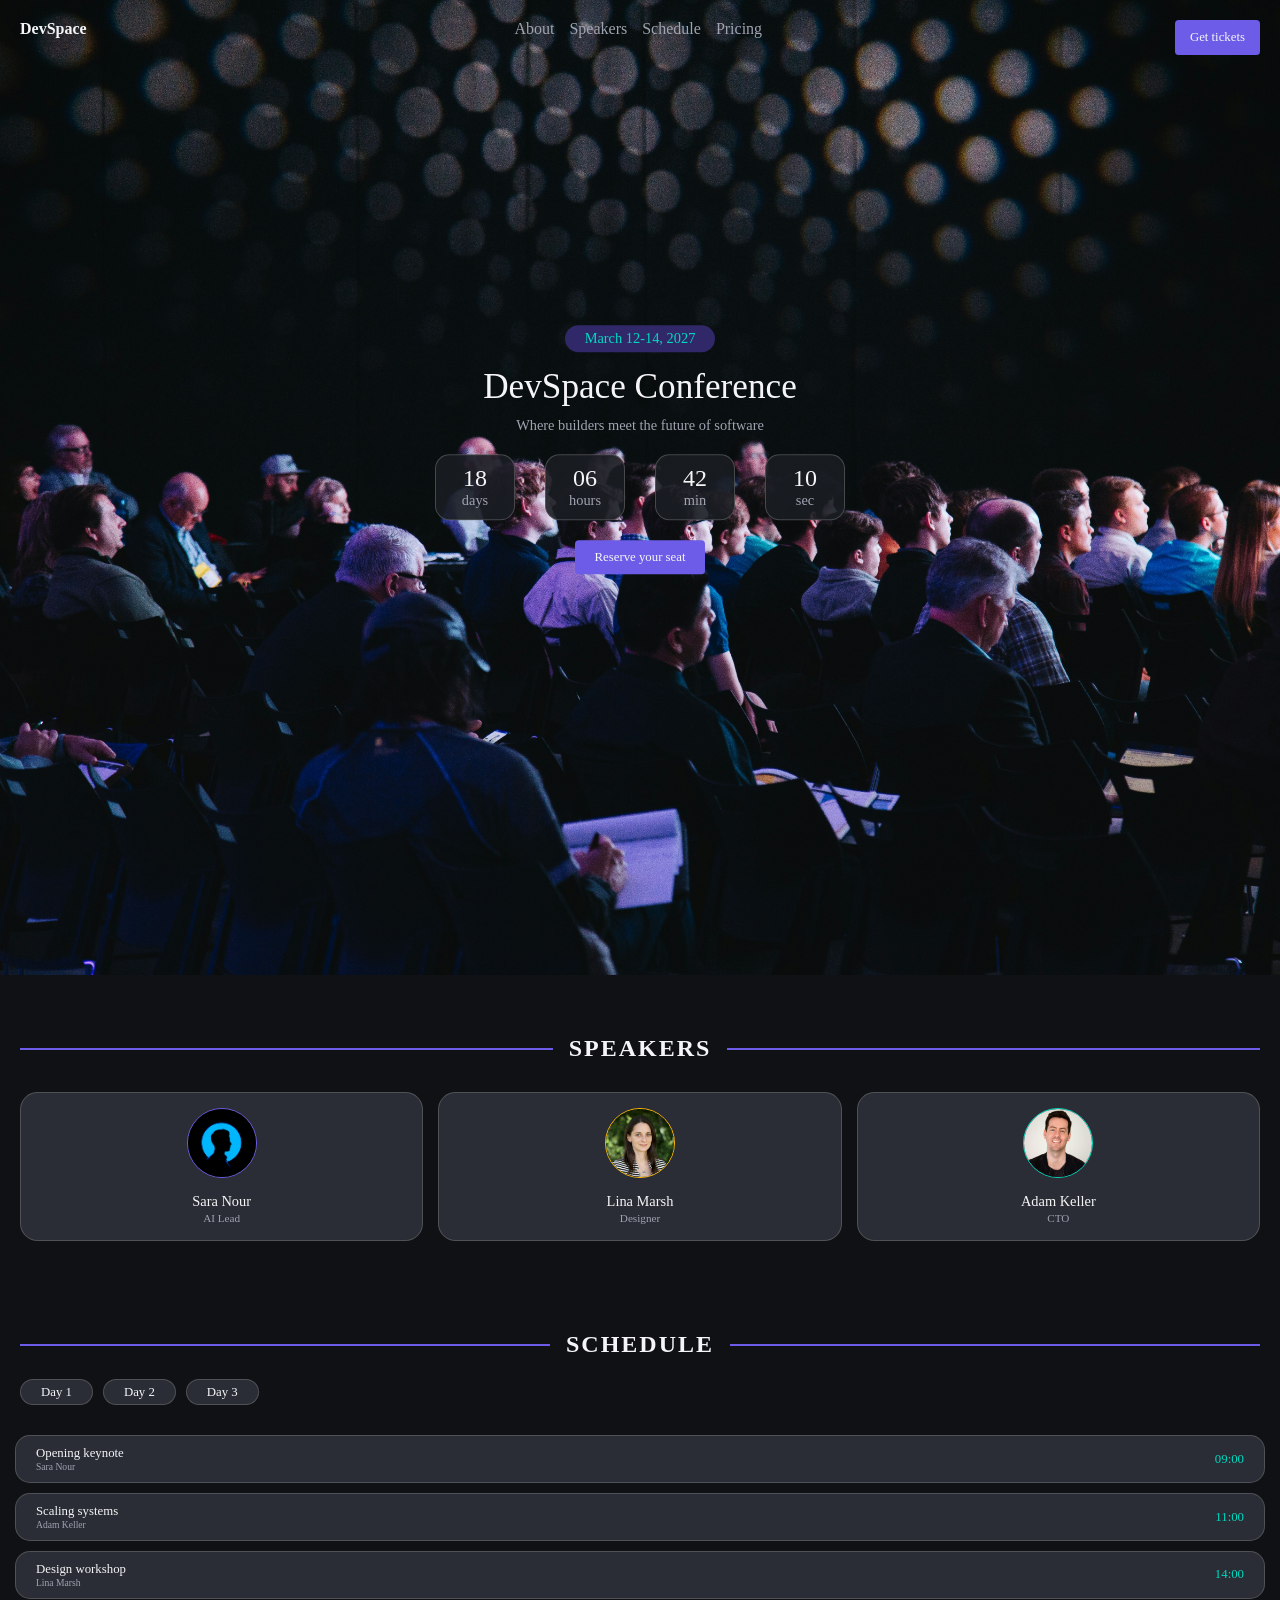
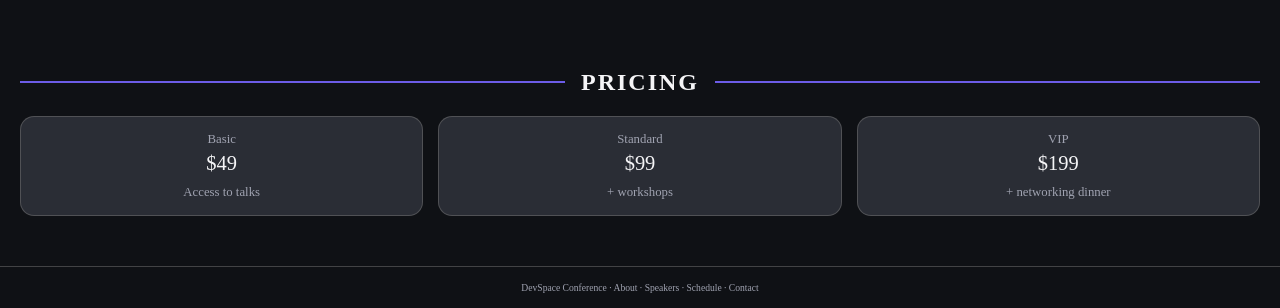
<file: index.html>
<!DOCTYPE html>
<html lang="en">
<head>
    <meta charset="UTF-8">
    <meta name="viewport" content="width=device-width, initial-scale=1.0">
    <!-- normalize-link-->
   <link rel="stylesheet" href="css/normalize.css">
    <!-- font-awesome link -->
    <link rel="stylesheet" href="https://cdnjs.cloudflare.com/ajax/libs/font-awesome/6.5.1/css/all.min.css">
    <!-- css-link -->
    <link rel="stylesheet" href="css/master.css">
    <title>conference_landing</title>
</head>
<body>

    <!-- start-header -->
     <div class="hero">
    <header>
        <div class="container">
            <div class="logo">DevSpace</div>
            <nav>
                <i class=" fa-solid fa-bars"></i>
                <ul>
                    <li><a href="#About">About</a></li>
                    <li><a href="#Speakers">Speakers</a></li>
                    <li><a href="#Schedule">Schedule</a></li>
                    <li><a href="#Pricing">Pricing</a></li>
                </ul>
            </nav>
            <a href="contact.html" target="_blank" class="btn">Get tickets</a>
        </div>
  </header>
  <!-- end-header -->
  <!-- start main -->
   
  <!-- start about -->
    <section class="about" id="About">
        <div class="container">
            <div class="text">
                <div class="date center">March 12-14, 2027</div>
                <h1>DevSpace Conference</h1>
                <p>Where builders meet the future of software</p>
                <div class="cards">
                    <div class="card">
                        <h2>18</h2>
                        <p>days</p>
                    </div>
                    <div class="card">
                        <h2>06</h2>
                        <p>hours</p>
                    </div>
                    <div class="card">
                        <h2>42</h2>
                        <p>min</p>
                    </div>
                    <div class="card">
                        <h2>10</h2>
                        <p>sec</p>
                    </div>
                </div>
                <a href="contact.html" target="_blank" class="btn center">Reserve your seat</a>
            </div>
        </div>
    </section>
    </div>
    <!-- end about -->
    <!-- start speaker -->
    <main>
    <section class="speaker" id="Speakers">
        <div class="container">
            <h2 class="section-name">Speakers</h2>
            <div class="speakerCard">
                <div class="card">
                    <img class="imag1" src="images/speaker-1.jpg" alt="Sara Nour" >
                    <h4>Sara Nour</h4>
                    <p>AI Lead</p>
                </div>
                <div class="card">
                    <img src="images/speaker-3.jpg" alt="Lina Marsh" class="imag2">
                    <h4>Lina Marsh</h4>
                    <p>Designer</p>
                </div>
                <div class="card">
                    <img src="images/speaker-2.jpg" alt="Adam Keller" class="imag3">
                    <h4>Adam Keller</h4>
                    <p>CTO</p>
                </div>
            </div>
        </div> 
    </section>
    <!-- end speaker -->
    <!-- start schedule -->
     <section class="schedule" id="Schedule">
        <div class="container">
            <h2 class="section-name">Schedule</h2>
            <div class="days">
                <div >Day 1</div>
                <div class="day2">Day 2</div>
                <div>Day 3</div>
            </div>
            <div class="appointment">
                <div class="nameConference">
                    <h4>Opening keynote</h4>
                    <p>Sara Nour</p>
                </div>
                <div class="time">09:00</div>
            </div>
            <div class="appointment">
                <div class="nameConference">
                    <h4>Scaling systems</h4>
                    <p>Adam Keller</p>
                </div>
                <div class="time">11:00</div>
            </div>
            <div class="appointment">
                <div class="nameConference">
                    <h4>Design workshop</h4>
                    <p>Lina Marsh</p>
                </div>
                <div class="time">14:00</div>
            </div>
        </div>
     </section>
    <!-- end schedule -->
    <!-- start pricing -->
     <section class="pricing" id="Pricing">
        <div class="container">
            <h2 class="section-name">Pricing</h2>
            <div class="content">
                <div class="price">
                    <div>Basic</div>
                    <div class="pricese">$49</div>
                    <div>Access to talks</div>
                </div>
                <div class="price">
                    <div>Standard</div>
                    <div class="pricese">$99</div>
                    <div>+ workshops</div>
                </div>
                <div class="price">
                    <div>VIP</div>
                    <div class="pricese">$199</div>
                    <div>+ networking dinner</div>
                </div>
            </div>
        </div>
     </section>
    <!-- end pricing -->
   </main>
  <!-- end main -->
  <!-- start footer -->
   <footer>
    <div>DevSpace Conference · About · Speakers · Schedule · Contact</div>
   </footer>
  <!-- end footer -->
</body>
</html>
</file>
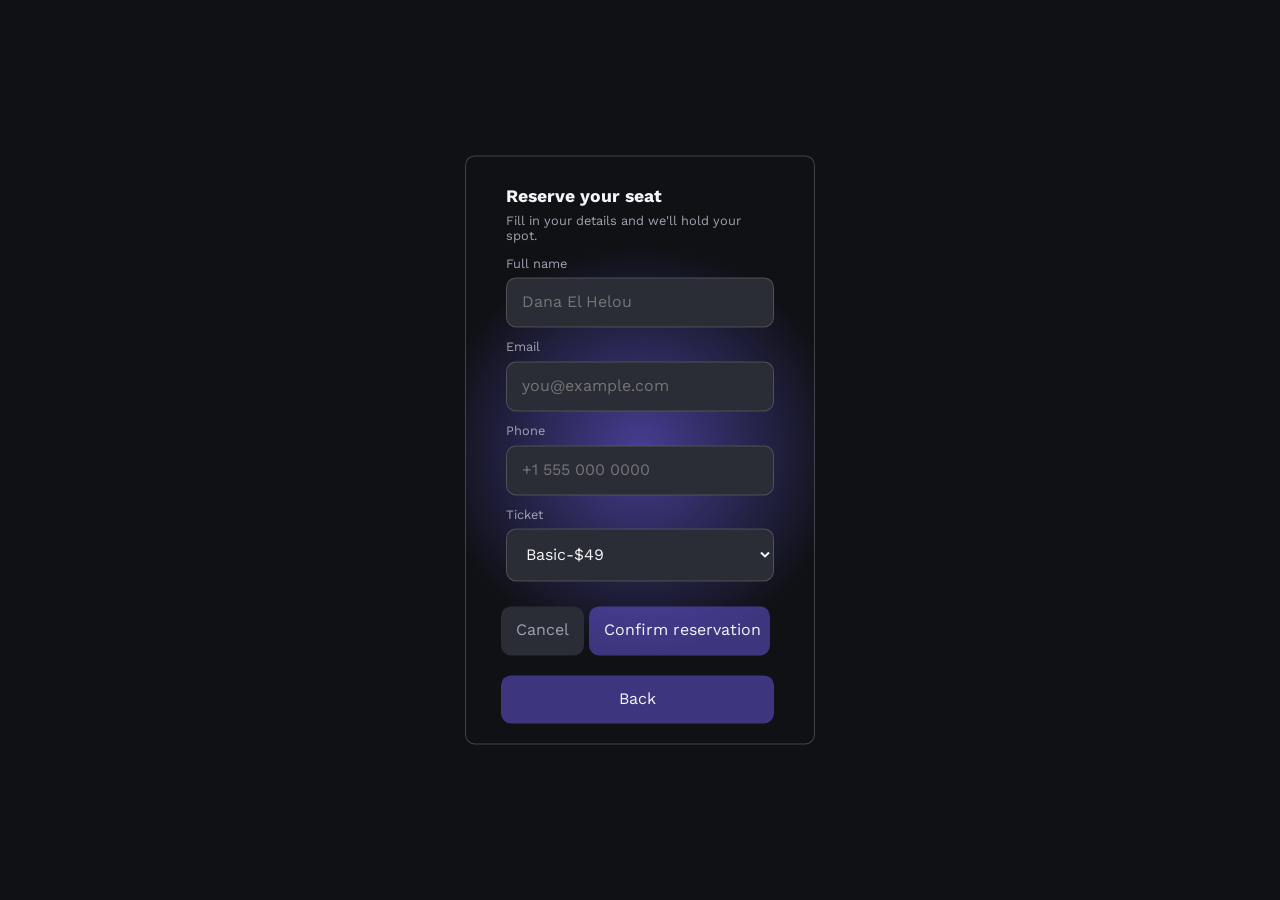
<file: contact.html>
<!DOCTYPE html>
<html lang="en">
<head>
    <meta charset="UTF-8">
    <meta name="viewport" content="width=device-width, initial-scale=1.0">
    <link rel="stylesheet" href="css/normalize.css">
    <link rel="stylesheet" href="css/master.css">

    <link rel="preconnect" href="https://fonts.googleapis.com">
    <link rel="preconnect" href="https://fonts.gstatic.com" crossorigin="">
    <link href="https://fonts.googleapis.com/css2?family=Work+Sans:wght@200;300;400;500;600;700;800&amp;display=swap" rel="stylesheet">
    <title>conference registration page</title>
</head>
<body>
    <!-- start registration page -->
    <div class="containerForm">
     <h2 class="registration">Reserve your seat</h2>
     <p>Fill in your details and we'll hold your spot.</p>
     <form action="" method="get">
        <div class="input">
            <label for="input1" >Full name</label>
            <input type="text" name="userName" placeholder="Dana El Helou" required id="input1" >
        </div>
        <div class="input">
            <label for="input2" >Email</label>
            <input type="email" name="email" placeholder="you@example.com" required id="input2">
        </div>
        <div class="input">
            <label for="input3" >Phone</label>
            <input type="tel" name="telephoneNum" placeholder="+1 555 000 0000" required id="input3">
        </div>
        <div class="input">
            <label for="input4" >Ticket</label>
          <select name="priceChoice"  required id="input4">
            <option value="Basic-$49">Basic-$49</option>
            <option value="Standard-$99">Standard-$99</option>
            <option value="VIP-$199">VIP-$199</option>
          </select>
        </div>
        <div class="end">
            <input type="reset" value="Cancel" name="reset">
            <input type="submit" value="Confirm reservation">
        </div>
        <a href="index.html" class="back">Back</a>
     </form>
    </div>
  <!-- end registration page -->
</body>
</html>
</file>
<file: css/master.css>
* {
    margin:0;
    box-sizing: border-box;
    padding:0;
}
:root {
  --bg-color: #0F1115;
  --card-bg: rgb(26, 29, 35);
  --main-color: #6C5CE7;
  --secondary-color: #00D9C0;
  --text-light: #F5F5F7;
  --text-muted: #A0A3B1;
  --accent-yellow: #FFB800;
  --border-color: #2A2D35;
  --padding :60px;
  --section-padding:20px;
  --border-colorMain:rgb(119, 119, 119,0.5);
}
body {
    background-color:var(--bg-color);
}
/* start header */
.hero {
    background-image:url(../images/hero-bg.jpg);
    background-size:cover;
    width:100%;
}
header .container {
    display:flex;
    justify-content: space-between;
    padding:20px;
    position: relative;
    z-index:1;
}
header .container .logo {
    color:var(--text-light);
    font-weight:800;
}
header .container i {
    display:none;
}
header .container nav ul {
    list-style:none;
    display: flex;
}
header .container nav ul li {
    padding-left:15px;
}
header .container nav ul li a  {
    position: relative;
    display: block;
    text-decoration:none;
    color:var(--text-muted);
}
header .container nav ul li  a::after {
    content:"";
    position: absolute;
    width:0%;
    height:1px;
    background-color:var(--text-light);
    bottom:-4px;
    left:0%;
    transition:ease 0.3s;
}
header .container nav ul li  a:hover::after{
    width:100%;
}
header .container nav ul li a:hover {
    color:var(--text-light);
}
 .container  .btn{
    display:block;
    text-decoration:none;
    color:var(--text-light);
    border-radius:0.3em;
    font-size:0.8em;
    font-weight:400;
    text-align:center;
    padding:10px 15px;
    background-color:var(--main-color);
    transition: transform 1s ease;
}
 .container  .btn:hover {
    transform:scale(1.05);
}
@media(max-width:550px){
  header .container .btn {
    display:none;
  }
  header .container nav  i {
     display:inline-block;
     color:var(--text-light);
  }
  header .container nav ul li  a::after {
    display:none;
  }
  header .container nav  {
     display: flex;
     flex-direction: column;
  }
  header .container nav ul {
    position:absolute;
    right:5%;
    top:80%;
    width:110px;
    display:none;
    z-index:1;
  }
   header .container nav ul li {
    padding:10px;
    background-color:var(--main-color);
    border-bottom:1px solid var(--text-muted);
   }
    header .container nav ul li a {
        color:var(--text-light);
        font-size:0.8em;
    }
    header .container nav ul li a:hover {
        padding-left:10px;
    }
     header .container nav:hover ul   {
        display:block;
     }
}
/* end header */
/* start about */
.center {
    margin-left: auto;
    margin-right: auto;
}
.about {
    height:100vh;
}
.about .container .text {
    position: absolute;
    top:50%;
    left:50%;
    transform:translate(-50%,-50%);
    text-align: center;
}
.about .container .text .date {
    color:var(--secondary-color);
    background-color:rgb(49, 40, 105);
    padding:5px 20px;
    width:fit-content;
    font-size:clamp(0.5em, 2.5vw, 0.9em);
    border-radius:1em;
}
.about .container .text h1 {
    color:var(--text-light);
    font-weight:400;
    margin:15px 0 10px;
    font-size: clamp(1.2em, 4vw, 2.2em);
}
.about .container  .text p {
    color:var(--text-muted);
    font-size: clamp(0.5em, 2.5vw, 0.9em);
}
.about .container .text .cards {
    display:flex;
    padding:20px 0;
}
.about .container .text .card {
    background-color:rgb(26, 29, 35,90%);
    width:clamp(20px,20vw,80px);
    padding: 10px 0px;
    border-radius:0.9em;
    border:0.5px  solid var(--border-colorMain);
}
.about .container .text .card:not(:last-child){
    margin-right:clamp(5px,4vw,30px);
}
.about .container .text .card h2 {
    color:var(--text-light);
    font-weight:200;
}
.about .container a {
    border:none;
    padding:10px 20px;
    width: fit-content;
}
/* end about */
/* start speakers */
.speaker .container {
    position: relative;
    padding-top:var(--padding);
    padding-bottom:var(--padding);
}
.section-name {
    display: flex;
    align-items: center;
    gap: 16px;
    color: var(--text-light);
    padding-left: var(--section-padding);
    padding-right: var(--section-padding);
    font-size: clamp(1.1em, 4vw, 1.5em);
    text-transform: uppercase;
    letter-spacing:2px;
}
.section-name::before,
.section-name::after {
    content: "";
    flex: 1;
    height:2px;
    background-color: var(--main-color);
}
.speaker .speakerCard {
    width:100%;
    padding:30px 20px;
    display:grid;
    grid-template-columns:repeat(auto-fit,minmax(200px,1fr));
    align-items: center;
    gap:15px;
}
.speaker .speakerCard .card {
    padding:15px;
    background-color:var(--border-color);
    border-radius:1.1em;
    text-align:center;
    border:1px solid var(--border-colorMain);
}
.speaker .speakerCard h4 {
    padding-top:10px;
    color:var(--text-light);
    font-size:0.9em;
    font-weight:500;
    padding-bottom:3px;
}
.speaker .speakerCard p {
    color:var(--text-muted);
    font-size:0.7em;
}
.speaker .speakerCard .card img {
    width:70px;
    height:70px;
    border-radius:50%;
    object-fit:cover;
}
.speaker .speakerCard .card .imag1 {
    border:1px solid var(--main-color);
}
.speaker  .speakerCard .card .imag2 {
    border:1px solid var(--accent-yellow);
}
.speaker  .speakerCard .card .imag3 {
    border:1px solid var(--secondary-color);
}
/* end speaker */
/* start schedule */
.schedule .container {
    position: relative;
    padding-bottom:var(--padding);
}
.schedule .container .days {
    display: flex;
    padding:var(--section-padding);
    color:var(--text-light);
    gap:10px;
}
.schedule .container .days div {
    background-color:var(--border-color);
    padding:5px 20px;
    border-radius:20px;
    font-weight:200;
    border:1px solid var(--border-colorMain) ;
    font-size:0.8em;
    text-align:center;
}
.schedule .container .days div:hover{
    scale:1.05;
    background-color:var(--main-color);
    cursor:pointer;
}
.schedule .container .appointment {
    width:calc(100% - 30px);
    background-color:var(--border-color);
    border:1px solid var(--border-colorMain);
    display: flex;
    justify-content: space-between;
    padding:10px 20px;
    align-items: center;
    margin:10px 15px;
    border-radius:15px;
}
.schedule .container .appointment h4 {
    color:var(--text-light);
    font-size:0.8em;
    font-weight:400;
}
.schedule .container .appointment p {
    color:var(--text-muted);
    font-size:0.6em;
}
.schedule .container .appointment .time {
    color:var(--secondary-color);
    font-size:0.8em;
}
/* end schedule */
/* start pricing */
.pricing  .container {
    padding-bottom:calc(var(--padding) / 2) ;
}
.pricing .content {
    display: grid;
    grid-template-columns:repeat(auto-fit,minmax(200px,1fr));
    padding:20px;
    gap:15px;
}
.pricing .content .price {
    position:relative;
    padding:15px;
    background-color:var(--border-color);
    border-radius:1.1em;
    text-align: center;
    border:1px solid var(--border-colorMain);
    color:var(--text-muted);
    font-size:0.8em;
}
 .pricing .content .price:nth-child(2):after {
        content:"Popular";
        position:absolute;
        color:var(--text-light);
        padding:2px 5px;
        border-radius:1.1em;
        background-color:var(--main-color);
        top:-7px;
        left:50%;
        transform:translateX(-50%);
        font-size:0.6em;
        text-align: center;
        display:none;
}
.pricing .content .price:hover {
    border: 2px solid var(--main-color);
    scale: 1.03;
    background-color:rgb(108, 92, 231,30%);
    
    &::after {
        display: inline-block;
    }
}
.pricing .content .price .pricese {
    color:var(--text-light);
    padding-top:5px;
    padding-bottom:10px;
    font-size:1.6em;
}
/* end pricing */
/* start footer */
footer div {
    text-align: center;
    color:var(--text-muted);
    padding:15px 0;
    border-top:1px solid var(--border-colorMain);
    font-size:0.6em;
}
/* end footer */
/* start registration  */
.containerForm {
    font-family: "Work Sans", sans-serif;
    width:calc(100% - 30px);
    max-width:350px;
    padding:20px;
    border:1px solid var(--border-colorMain) ;
    border-radius:10px;
    background: radial-gradient(circle at 50% 50%,rgb(108, 92, 231,60%),#0F1115 60%);
    position:absolute;
    top:50%;
    left:50%;
    transform:translate(-50% , -50%);
}
.containerForm .registration {
   color:var(--text-light);
   padding:10px 20px 3px;
   font-size:1.1em;
}
.containerForm .registration+p {
    color:var(--text-muted);
    font-size:0.8em;
    padding:5px 20px;
}
.containerForm .input {
    padding:5px 20px;
}
.containerForm .input label {
    color:var(--text-muted);
    font-size:0.8em;
}
.containerForm  .input input,
.containerForm  .input select{
    display: block;
    width:calc(100% );
    margin-top:5px;
    padding:15px;
    border-radius:10px;
    border:1px solid var(--border-colorMain);
    background-color:var(--border-color);
    color:var(--text-light);
}
input:focus,
select:focus {
    outline:1px solid var(--main-color);
}

.containerForm  .input select  {
    cursor: pointer;
}
.containerForm .end {
    padding:20px 15px;
}
.back {
    display: inline-block;
    text-decoration:none;
    background-color:rgba(108,92,231,0.5);
    text-align: center;
    color:var(--text-light);
    margin:0 15px;
    width:calc(100% - 35px);

}
.containerForm .end input[type=reset],
.containerForm .end input[type=submit],
.back {
    padding:15px;
    border-radius:10px;
    border:none;
    cursor: pointer;
}
.containerForm .end input[type=reset] {
    width:30%;
    color:var(--text-muted);
    background-color:var(--border-color);

}
.containerForm .end input[type=submit]{
    width:65%;
    color:var(--text-light);
    background-color:rgba(108,92,231,0.5);
}

.containerForm .end input[type=reset]:hover,
.containerForm .end input[type=submit]:hover,
.back:hover  {
    scale:1.01;
}
/* end registration */
</file>
